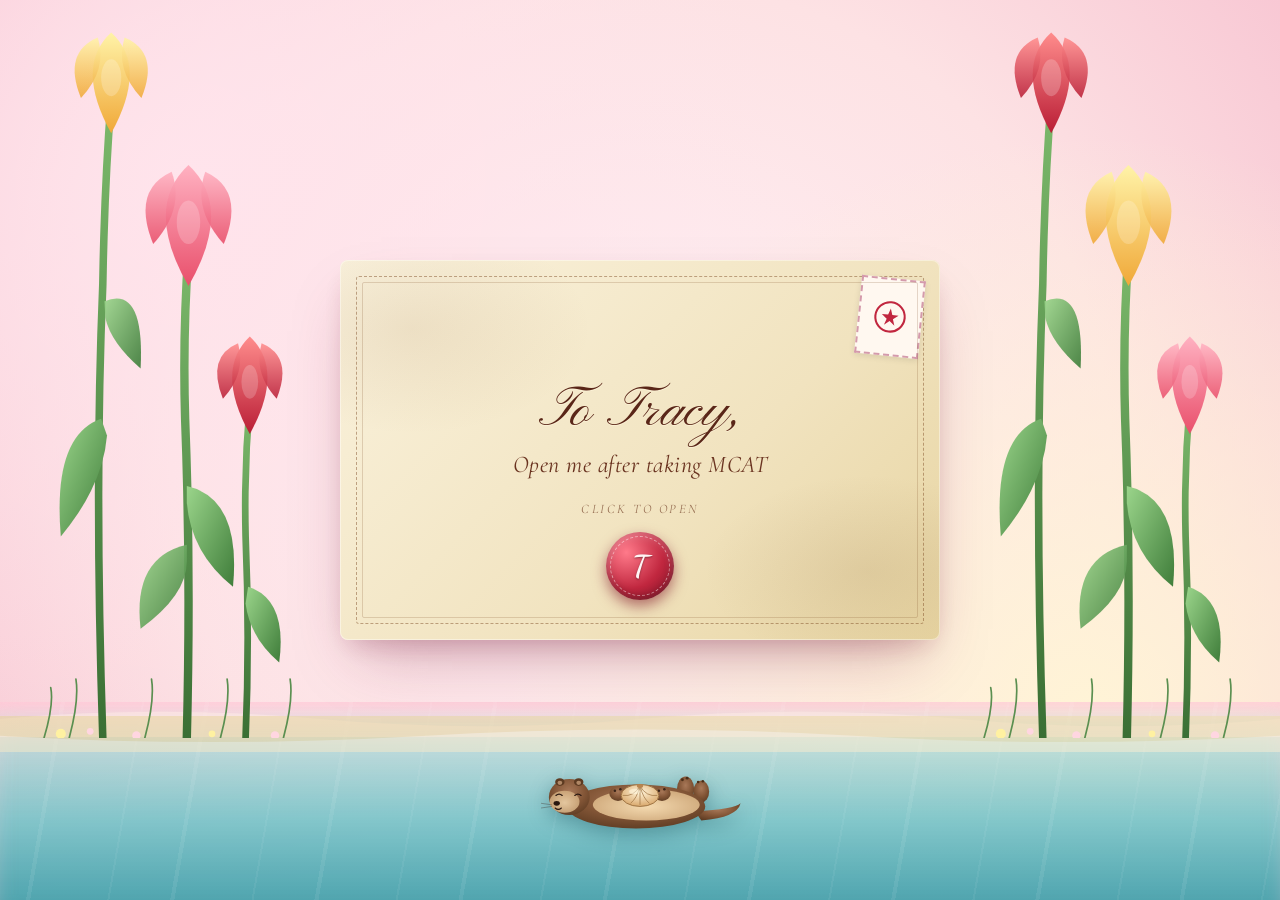
<file: index.html>
<!DOCTYPE html>
<html lang="en">
<head>
  <meta charset="UTF-8" />
  <meta name="viewport" content="width=device-width, initial-scale=1.0" />
  <title>Top Secret for Travy Gravy</title>

  <!-- Google Fonts -->
  <link rel="preconnect" href="https://fonts.googleapis.com">
  <link rel="preconnect" href="https://fonts.gstatic.com" crossorigin>
  <link href="https://fonts.googleapis.com/css2?family=Dancing+Script:wght@500;700&family=Cormorant+Garamond:ital,wght@0,400;0,500;0,600;1,400&family=Caveat:wght@400;600&family=IM+Fell+English:ital@0;1&family=Pinyon+Script&display=swap" rel="stylesheet">

  <!-- Modular stylesheets — load order matters (base defines vars used later) -->
  <link rel="stylesheet" href="styles/base.css">
  <link rel="stylesheet" href="styles/scene.css">
  <link rel="stylesheet" href="styles/envelope.css">
  <link rel="stylesheet" href="styles/letter-page.css">
  <link rel="stylesheet" href="styles/passcode.css">
</head>

<body>

<!-- ============================================================
     Ambient layer — gently drifting petals across the page
     ============================================================ -->
<div id="petals"></div>


<!-- ============================================================
     Passcode modal (shown when the envelope is clicked)
     ============================================================ -->
<div class="passcode-modal" id="passcodeModal" aria-hidden="true">
  <div class="passcode-card" id="passcodeCard">
    <div class="passcode-label">Enter passcode to unseal</div>
    <div class="passcode-boxes">
      <input class="passcode-box" maxlength="1" inputmode="numeric" pattern="[0-9]" autocomplete="off" aria-label="digit 1"/>
      <input class="passcode-box" maxlength="1" inputmode="numeric" pattern="[0-9]" autocomplete="off" aria-label="digit 2"/>
      <input class="passcode-box" maxlength="1" inputmode="numeric" pattern="[0-9]" autocomplete="off" aria-label="digit 3"/>
      <input class="passcode-box" maxlength="1" inputmode="numeric" pattern="[0-9]" autocomplete="off" aria-label="digit 4"/>
    </div>
    <div class="passcode-message" id="passcodeMessage" aria-live="polite"></div>
  </div>
</div>


<!-- ============================================================
     Pond at the bottom of the viewport — waves, shimmer,
     ripples, and the floating sea otter.
     ============================================================ -->
<div class="water" aria-hidden="true">

  <!-- Wavy surface lines, layered for depth -->
  <svg class="wave" viewBox="0 0 1200 40" preserveAspectRatio="none" xmlns="http://www.w3.org/2000/svg">
    <path d="M0 20 Q 75 4 150 20 T 300 20 T 450 20 T 600 20 T 750 20 T 900 20 T 1050 20 T 1200 20 L 1200 40 L 0 40 Z"
          fill="rgba(255, 235, 230, 0.55)"/>
  </svg>
  <svg class="wave back" viewBox="0 0 1200 40" preserveAspectRatio="none" xmlns="http://www.w3.org/2000/svg">
    <path d="M0 22 Q 100 8 200 22 T 400 22 T 600 22 T 800 22 T 1000 22 T 1200 22 L 1200 40 L 0 40 Z"
          fill="rgba(255, 255, 255, 0.45)"/>
  </svg>

  <!-- Ripples expand from beneath the otter -->
  <div class="ripples" aria-hidden="true"></div>

  <!-- Sea otter floating on its back with a scallop shell -->
  <svg class="otter" viewBox="0 0 280 130" xmlns="http://www.w3.org/2000/svg" aria-hidden="true">
    <defs>
      <radialGradient id="otterFur" cx="50%" cy="35%" r="70%">
        <stop offset="0%"   stop-color="#a87858"/>
        <stop offset="55%"  stop-color="#825536"/>
        <stop offset="100%" stop-color="#5d3b22"/>
      </radialGradient>
      <radialGradient id="otterBelly" cx="50%" cy="55%" r="60%">
        <stop offset="0%"   stop-color="#f4dab0"/>
        <stop offset="100%" stop-color="#cda678"/>
      </radialGradient>
      <radialGradient id="shellGrad" cx="50%" cy="35%" r="65%">
        <stop offset="0%"   stop-color="#fff3d8"/>
        <stop offset="100%" stop-color="#d9a86c"/>
      </radialGradient>
    </defs>

    <!-- Tail trailing right (behind body) -->
    <path d="M210 88 Q 260 86 268 78 Q 264 96 218 100 Z" fill="url(#otterFur)"/>

    <!-- Hind feet sticking up -->
    <ellipse cx="198" cy="60" rx="11" ry="16" fill="url(#otterFur)"/>
    <ellipse cx="218" cy="63" rx="10" ry="14" fill="url(#otterFur)"/>
    <circle cx="194" cy="48" r="1.8" fill="#4a2e18"/>
    <circle cx="200" cy="46" r="1.8" fill="#4a2e18"/>
    <circle cx="214" cy="51" r="1.6" fill="#4a2e18"/>
    <circle cx="220" cy="50" r="1.6" fill="#4a2e18"/>

    <!-- Body (lying on back) with cream belly -->
    <ellipse cx="135" cy="82" rx="88" ry="28" fill="url(#otterFur)"/>
    <ellipse cx="148" cy="80" rx="68" ry="20" fill="url(#otterBelly)"/>

    <!-- Head + cheek patch -->
    <ellipse cx="50" cy="70" rx="26" ry="23" fill="url(#otterFur)"/>
    <ellipse cx="44" cy="76" rx="19" ry="14" fill="url(#otterBelly)" opacity="0.85"/>

    <!-- Ears -->
    <ellipse cx="38" cy="51" rx="6" ry="5"   fill="#5d3b22"/>
    <ellipse cx="62" cy="51" rx="6" ry="5"   fill="#5d3b22"/>
    <ellipse cx="38" cy="52" rx="3" ry="2.6" fill="#b08866"/>
    <ellipse cx="62" cy="52" rx="3" ry="2.6" fill="#b08866"/>

    <!-- Peaceful closed eyes, nose, smile -->
    <path d="M33 68 q4 -3.5 8 0" stroke="#2a1810" stroke-width="1.6" fill="none" stroke-linecap="round"/>
    <path d="M57 68 q4 -3.5 8 0" stroke="#2a1810" stroke-width="1.6" fill="none" stroke-linecap="round"/>
    <ellipse cx="34" cy="78" rx="4" ry="3" fill="#2a1810"/>
    <path d="M32 84 q4 3.5 8 0" stroke="#2a1810" stroke-width="1.3" fill="none" stroke-linecap="round"/>

    <!-- Whiskers -->
    <line x1="28" y1="80" x2="14" y2="78" stroke="#3a2418" stroke-width="0.7" opacity="0.6"/>
    <line x1="28" y1="82" x2="14" y2="84" stroke="#3a2418" stroke-width="0.7" opacity="0.6"/>

    <!-- Paws holding the shell -->
    <ellipse cx="112" cy="66" rx="11" ry="9" fill="url(#otterFur)"/>
    <ellipse cx="168" cy="66" rx="11" ry="9" fill="url(#otterFur)"/>
    <circle cx="108" cy="62" r="1.6" fill="#3a2418"/>
    <circle cx="115" cy="60" r="1.6" fill="#3a2418"/>
    <circle cx="164" cy="62" r="1.6" fill="#3a2418"/>
    <circle cx="171" cy="60" r="1.6" fill="#3a2418"/>

    <!-- Scallop shell resting on the belly -->
    <g transform="translate(140 66)">
      <ellipse cx="0" cy="2" rx="24" ry="14" fill="url(#shellGrad)" stroke="#9c7242" stroke-width="1.2"/>
      <path d="M0 -10 Q -8 4 -22 2"  stroke="#9c7242" stroke-width="0.9" fill="none"/>
      <path d="M0 -10 Q -4 6 -12 12" stroke="#9c7242" stroke-width="0.9" fill="none"/>
      <path d="M0 -10 Q  0 6   0 14" stroke="#9c7242" stroke-width="0.9" fill="none"/>
      <path d="M0 -10 Q  4 6  12 12" stroke="#9c7242" stroke-width="0.9" fill="none"/>
      <path d="M0 -10 Q  8 4  22 2"  stroke="#9c7242" stroke-width="0.9" fill="none"/>
      <ellipse cx="0" cy="-10" rx="4" ry="2.5" fill="#b8854f"/>
      <ellipse cx="-7" cy="-3" rx="7" ry="3.5" fill="#fff7e0" opacity="0.55"/>
    </g>
  </svg>
</div>


<!-- ============================================================
     Main stage — tulips flanking the centered envelope.
     The .tulip-head groups inside each SVG are targeted by the
     wilt animation when the wrong passcode is entered.
     ============================================================ -->
<div class="stage">

  <!-- ---------- LEFT TULIPS (yellow, pink, red) ---------- -->
  <svg class="tulip-left" viewBox="0 0 300 900" preserveAspectRatio="xMidYMax meet" xmlns="http://www.w3.org/2000/svg" aria-hidden="true">
    <defs>
      <linearGradient id="petalPink"   x1="0" y1="0" x2="0" y2="1"><stop offset="0%" stop-color="#ffb1c1"/><stop offset="100%" stop-color="#e94f6b"/></linearGradient>
      <linearGradient id="petalRed"    x1="0" y1="0" x2="0" y2="1"><stop offset="0%" stop-color="#ff8c8c"/><stop offset="100%" stop-color="#b91d35"/></linearGradient>
      <linearGradient id="petalYellow" x1="0" y1="0" x2="0" y2="1"><stop offset="0%" stop-color="#fff3a8"/><stop offset="100%" stop-color="#f0a838"/></linearGradient>
      <linearGradient id="stemGrad"    x1="0" y1="0" x2="0" y2="1"><stop offset="0%" stop-color="#7cb96b"/><stop offset="100%" stop-color="#3a6f34"/></linearGradient>
      <linearGradient id="leafGrad"    x1="0" y1="0" x2="1" y2="1"><stop offset="0%" stop-color="#9bd58b"/><stop offset="100%" stop-color="#3f7d3a"/></linearGradient>
    </defs>

    <!-- Tall background tulip (yellow) -->
    <path d="M70 900 Q60 600 70 360 Q72 240 80 140" stroke="url(#stemGrad)" stroke-width="9" fill="none" stroke-linecap="round"/>
    <path d="M68 520 Q10 540 20 660 Q70 600 75 540 Z" fill="url(#leafGrad)"/>
    <path d="M72 380 Q120 360 115 460 Q80 430 73 400 Z" fill="url(#leafGrad)" opacity="0.92"/>
    <g transform="translate(80 120)" class="tulip-head">
      <path d="M0 60 Q-44 -20 0 -60 Q44 -20 0 60 Z"        fill="url(#petalYellow)"/>
      <path d="M-36 18 Q-58 -36 -16 -54 Q-4 -16 -36 18 Z" fill="url(#petalYellow)" opacity="0.88"/>
      <path d="M36 18 Q58 -36 16 -54 Q4 -16 36 18 Z"      fill="url(#petalYellow)" opacity="0.88"/>
      <ellipse cx="0" cy="-6" rx="12" ry="22" fill="#fff" opacity="0.22"/>
    </g>

    <!-- Mid-height tulip (pink) -->
    <path d="M170 900 Q175 700 168 520 Q165 420 172 320" stroke="url(#stemGrad)" stroke-width="10" fill="none" stroke-linecap="round"/>
    <path d="M170 600 Q235 615 225 720 Q175 680 170 620 Z" fill="url(#leafGrad)"/>
    <path d="M170 670 Q105 685 115 770 Q170 730 170 690 Z" fill="url(#leafGrad)" opacity="0.92"/>
    <g transform="translate(172 290)" class="tulip-head">
      <path d="M0 72 Q-54 -22 0 -72 Q54 -22 0 72 Z"        fill="url(#petalPink)"/>
      <path d="M-42 22 Q-68 -42 -20 -64 Q-4 -20 -42 22 Z" fill="url(#petalPink)" opacity="0.9"/>
      <path d="M42 22 Q68 -42 20 -64 Q4 -20 42 22 Z"      fill="url(#petalPink)" opacity="0.9"/>
      <ellipse cx="0" cy="-4" rx="14" ry="26" fill="#fff" opacity="0.2"/>
    </g>

    <!-- Shorter front tulip (red) -->
    <path d="M240 900 Q245 780 240 660 Q238 580 245 500" stroke="url(#stemGrad)" stroke-width="8" fill="none" stroke-linecap="round"/>
    <path d="M243 720 Q290 735 280 810 Q245 780 240 740 Z" fill="url(#leafGrad)"/>
    <g transform="translate(245 480)" class="tulip-head">
      <path d="M0 58 Q-42 -18 0 -58 Q42 -18 0 58 Z"        fill="url(#petalRed)"/>
      <path d="M-32 16 Q-52 -34 -14 -50 Q-4 -14 -32 16 Z" fill="url(#petalRed)" opacity="0.88"/>
      <path d="M32 16 Q52 -34 14 -50 Q4 -14 32 16 Z"      fill="url(#petalRed)" opacity="0.88"/>
      <ellipse cx="0" cy="-4" rx="10" ry="20" fill="#fff" opacity="0.2"/>
    </g>

    <!-- Ground sprinkles + grass blades -->
    <circle cx="20"  cy="895" r="6" fill="#fff1a1"/>
    <circle cx="55"  cy="892" r="4" fill="#ffd6e1"/>
    <circle cx="110" cy="897" r="5" fill="#ffd6e1"/>
    <circle cx="200" cy="895" r="4" fill="#fff1a1"/>
    <circle cx="275" cy="897" r="5" fill="#ffd6e1"/>
    <path d="M0 900 Q12 860 8 840"     stroke="#5a8f50" stroke-width="2" fill="none" stroke-linecap="round"/>
    <path d="M30 900 Q42 855 38 830"   stroke="#5a8f50" stroke-width="2" fill="none" stroke-linecap="round"/>
    <path d="M120 900 Q132 855 128 830" stroke="#5a8f50" stroke-width="2" fill="none" stroke-linecap="round"/>
    <path d="M210 900 Q222 855 218 830" stroke="#5a8f50" stroke-width="2" fill="none" stroke-linecap="round"/>
    <path d="M285 900 Q297 855 293 830" stroke="#5a8f50" stroke-width="2" fill="none" stroke-linecap="round"/>
  </svg>


  <!-- ---------- ENVELOPE ---------- -->
  <div class="envelope-wrap">
    <div class="envelope" id="envelope" role="button" tabindex="0" aria-label="Click to open letter">

      <!-- Front (visible at rest) -->
      <div class="face front">
        <div class="stamp" aria-hidden="true">
          <svg viewBox="0 0 40 40" xmlns="http://www.w3.org/2000/svg">
            <circle cx="20" cy="20" r="14" fill="none" stroke="#c1273f" stroke-width="2"/>
            <path d="M20 12 L22 18 L28 18 L23 22 L25 28 L20 24 L15 28 L17 22 L12 18 L18 18 Z" fill="#c1273f"/>
          </svg>
        </div>

        <div class="to">To Tracy,</div>
        <div class="open-after">Open me after taking MCAT</div>
        <div class="hint">click to open</div>

        <div class="wax-seal" aria-hidden="true">T</div>
      </div>

      <!-- Back (visible after the 3D flip) -->
      <div class="face back">
        <div class="body"></div>

        <!-- Letter card peeking out before the full view loads -->
        <div class="letter">
          <div class="heart">♡</div>
        </div>

        <div class="pocket"></div>
        <div class="flap"></div>
      </div>
    </div>
  </div>


  <!-- ---------- RIGHT TULIPS (mirrored, colors rotated: red, yellow, pink) ---------- -->
  <svg class="tulip-right" viewBox="0 0 300 900" preserveAspectRatio="xMidYMax meet" xmlns="http://www.w3.org/2000/svg" aria-hidden="true">
    <defs>
      <linearGradient id="petalPink2"   x1="0" y1="0" x2="0" y2="1"><stop offset="0%" stop-color="#ffb1c1"/><stop offset="100%" stop-color="#e94f6b"/></linearGradient>
      <linearGradient id="petalRed2"    x1="0" y1="0" x2="0" y2="1"><stop offset="0%" stop-color="#ff8c8c"/><stop offset="100%" stop-color="#b91d35"/></linearGradient>
      <linearGradient id="petalYellow2" x1="0" y1="0" x2="0" y2="1"><stop offset="0%" stop-color="#fff3a8"/><stop offset="100%" stop-color="#f0a838"/></linearGradient>
      <linearGradient id="stemGrad2"    x1="0" y1="0" x2="0" y2="1"><stop offset="0%" stop-color="#7cb96b"/><stop offset="100%" stop-color="#3a6f34"/></linearGradient>
      <linearGradient id="leafGrad2"    x1="0" y1="0" x2="1" y2="1"><stop offset="0%" stop-color="#9bd58b"/><stop offset="100%" stop-color="#3f7d3a"/></linearGradient>
    </defs>

    <!-- Tall background tulip (red) -->
    <path d="M70 900 Q60 600 70 360 Q72 240 80 140" stroke="url(#stemGrad2)" stroke-width="9" fill="none" stroke-linecap="round"/>
    <path d="M68 520 Q10 540 20 660 Q70 600 75 540 Z" fill="url(#leafGrad2)"/>
    <path d="M72 380 Q120 360 115 460 Q80 430 73 400 Z" fill="url(#leafGrad2)" opacity="0.92"/>
    <g transform="translate(80 120)" class="tulip-head">
      <path d="M0 60 Q-44 -20 0 -60 Q44 -20 0 60 Z"        fill="url(#petalRed2)"/>
      <path d="M-36 18 Q-58 -36 -16 -54 Q-4 -16 -36 18 Z" fill="url(#petalRed2)" opacity="0.88"/>
      <path d="M36 18 Q58 -36 16 -54 Q4 -16 36 18 Z"      fill="url(#petalRed2)" opacity="0.88"/>
      <ellipse cx="0" cy="-6" rx="12" ry="22" fill="#fff" opacity="0.22"/>
    </g>

    <!-- Mid-height tulip (yellow) -->
    <path d="M170 900 Q175 700 168 520 Q165 420 172 320" stroke="url(#stemGrad2)" stroke-width="10" fill="none" stroke-linecap="round"/>
    <path d="M170 600 Q235 615 225 720 Q175 680 170 620 Z" fill="url(#leafGrad2)"/>
    <path d="M170 670 Q105 685 115 770 Q170 730 170 690 Z" fill="url(#leafGrad2)" opacity="0.92"/>
    <g transform="translate(172 290)" class="tulip-head">
      <path d="M0 72 Q-54 -22 0 -72 Q54 -22 0 72 Z"        fill="url(#petalYellow2)"/>
      <path d="M-42 22 Q-68 -42 -20 -64 Q-4 -20 -42 22 Z" fill="url(#petalYellow2)" opacity="0.9"/>
      <path d="M42 22 Q68 -42 20 -64 Q4 -20 42 22 Z"      fill="url(#petalYellow2)" opacity="0.9"/>
      <ellipse cx="0" cy="-4" rx="14" ry="26" fill="#fff" opacity="0.2"/>
    </g>

    <!-- Shorter front tulip (pink) -->
    <path d="M240 900 Q245 780 240 660 Q238 580 245 500" stroke="url(#stemGrad2)" stroke-width="8" fill="none" stroke-linecap="round"/>
    <path d="M243 720 Q290 735 280 810 Q245 780 240 740 Z" fill="url(#leafGrad2)"/>
    <g transform="translate(245 480)" class="tulip-head">
      <path d="M0 58 Q-42 -18 0 -58 Q42 -18 0 58 Z"        fill="url(#petalPink2)"/>
      <path d="M-32 16 Q-52 -34 -14 -50 Q-4 -14 -32 16 Z" fill="url(#petalPink2)" opacity="0.88"/>
      <path d="M32 16 Q52 -34 14 -50 Q4 -14 32 16 Z"      fill="url(#petalPink2)" opacity="0.88"/>
      <ellipse cx="0" cy="-4" rx="10" ry="20" fill="#fff" opacity="0.2"/>
    </g>

    <!-- Ground sprinkles + grass blades -->
    <circle cx="20"  cy="895" r="6" fill="#fff1a1"/>
    <circle cx="55"  cy="892" r="4" fill="#ffd6e1"/>
    <circle cx="110" cy="897" r="5" fill="#ffd6e1"/>
    <circle cx="200" cy="895" r="4" fill="#fff1a1"/>
    <circle cx="275" cy="897" r="5" fill="#ffd6e1"/>
    <path d="M0 900 Q12 860 8 840"     stroke="#5a8f50" stroke-width="2" fill="none" stroke-linecap="round"/>
    <path d="M30 900 Q42 855 38 830"   stroke="#5a8f50" stroke-width="2" fill="none" stroke-linecap="round"/>
    <path d="M120 900 Q132 855 128 830" stroke="#5a8f50" stroke-width="2" fill="none" stroke-linecap="round"/>
    <path d="M210 900 Q222 855 218 830" stroke="#5a8f50" stroke-width="2" fill="none" stroke-linecap="round"/>
    <path d="M285 900 Q297 855 293 830" stroke="#5a8f50" stroke-width="2" fill="none" stroke-linecap="round"/>
  </svg>

</div>

<div class="letter-page" id="letterPage" aria-hidden="true">
  <button class="close-btn" id="closeBtn" aria-label="Close letter">×</button>

  <article class="paper">

    <div class="body">Tracy,

I'm so SOOOOOOOOOO incredibly proud of you. I know how tough studying 
for the MCAT was for you with everything you sacrificed this semester, and all the 
sleep you lost. I know sometimes it felt insane and not worth it, but you're done 
now. Just being able to sit through it and take the MCAT is a huge accomplishment.
I have no doubt that you crushed it, probably even scored over a 520.

You are amazing, hardworking, resillient, breathtaking, and so so so smart, you 
actually mog me. I'm so lucky to have you in my life, and to have witnessed you 
complete a huge milestone, that you're gonna look back to once you become the 
best doctor I know (and that way I won't ever need to go to a doctor again).

Now you get to go to Ireland!!!!! Eventhough I'm bummed I wont get to see you 
for almost another month, I'm so excited for you, and jelous of all the places 
you'll get to visit, all the beer you're going to drink, and 
OOOOOO MMMMMMMM GGGGGGGGGG THE FOOOD. This might be a little corny but, you know that song Hey there Delilah, well for the first time I'll actually be able to sing it and say...

“Hey there Mozzarella, what's it like in Dublin (city)? I'm a 
thousand miles away but tonight you look so pretty, yes you do...” ♡

Sorry, had to use your full government name for it to work ;) 
You've most definetly earned this trip, and I hope you have the most amazing time ever. 
I know the yap will be generational every night, and I'm so looking forward to it.
I would say I'm also looking forward to the scenery in the pictures you take but I 
feel you'd lowkey ruin it because those views would be nothing compared to you. 

Again, I'm so very proud of you! Everyone is! I can't wait to see you become an 
amazing doctor, and celebrate the amazing score you're about to get. 
I love you so much, and I can't wait to see you and give you the biggest hug!

</div>

    <div class="signature">
      <span class="yours">Love,</span>
      PBJ
    </div>

    <!-- Polaroid -->
    <figure class="polaroid">
      <div class="photo">
        <img src="wharf.jpg" alt="" onerror="this.style.display='none'; this.nextElementSibling.style.display='flex';" />
      </div>
      <figcaption class="caption">
        Wharf Pt. 2 Incoming, perhaps gelato + movie at the Wharf?
      </figcaption>
    </figure>

  </article>
</div>

<script src="scripts/ambient-petals.js"></script>
<script src="scripts/envelope.js"></script>
<script src="scripts/passcode.js"></script>

</body>
</html>
</file>
<file: styles/base.css>
/* ============================================================
   base.css — design tokens, reset, page background,
              ambient petals, and the centering stage
   ============================================================ */

:root {
  /* Paper & ink palette (vintage parchment) */
  --paper-light: #faf2dd;
  --paper-mid:   #f1e3bf;
  --paper-dark:  #e7d4a1;
  --paper-cream: #fbf6ec;

  --ink-dark:    #5a2618;
  --ink-mid:     #6a3320;
  --ink-soft:    #7a4a30;
  --ink-rust:    #7a3a22;

  --frame:       rgba(120, 70, 30, 0.45);
  --frame-soft:  rgba(120, 70, 30, 0.28);

  --error:       #c1273f;
  --success:     #4e7a3a;

  --shadow-deep: rgba(70, 40, 20, 0.55);
  --shadow-mid:  rgba(70, 40, 20, 0.35);

  /* Typography */
  --font-script: 'Pinyon Script', 'Dancing Script', cursive;
  --font-serif:  'IM Fell English', 'Cormorant Garamond', serif;
  --font-hand:   'Caveat', cursive;
  --font-body:   'Cormorant Garamond', serif;
}

* { box-sizing: border-box; margin: 0; padding: 0; }

html, body {
  width: 100%;
  min-height: 100vh;
  overflow-x: hidden;
}

body {
  font-family: var(--font-body);
  background:
    radial-gradient(circle at 15% 20%, #ffe4ec 0%, transparent 45%),
    radial-gradient(circle at 85% 80%, #fff4d6 0%, transparent 45%),
    radial-gradient(circle at 50% 50%, #fff0f5 0%, #fde2e4 60%, #f8c8d4 100%);
  background-attachment: fixed;
  display: flex;
  align-items: center;
  justify-content: center;
  padding: 40px 20px;
  position: relative;
}

/* ---------- Ambient falling petals (populated by ambient-petals.js) ---------- */
.petal {
  position: fixed;
  top: -20px;
  width: 14px;
  height: 14px;
  background: radial-gradient(circle at 30% 30%, #ffd1dc, #f48fb1);
  border-radius: 60% 40% 50% 50% / 60% 60% 40% 40%;
  opacity: 0.6;
  animation: fall linear infinite;
  pointer-events: none;
  z-index: 0;
}
@keyframes fall {
  0%   { transform: translateY(-10vh) translateX(0) rotate(0deg);   opacity: 0; }
  10%  { opacity: 0.7; }
  100% { transform: translateY(110vh) translateX(40px) rotate(360deg); opacity: 0; }
}

/* ---------- Stage — centers the envelope and tulips ---------- */
.stage {
  position: relative;
  width: 100%;
  max-width: 1100px;
  display: flex;
  align-items: center;
  justify-content: center;
  min-height: 90vh;
  z-index: 1;
}
</file>
<file: styles/scene.css>
/* ============================================================
   scene.css — the pond, sea otter, ripples, and tulips.
                Includes the wilt animation triggered on a
                wrong passcode entry.
   ============================================================ */

/* ---------- Pond (fixed strip along the bottom) ---------- */
.water {
  position: fixed;
  left: 0; right: 0; bottom: 0;
  height: 22vh;
  z-index: 1;
  pointer-events: none;
  overflow: hidden;
  background:
    /* sunset-pink reflection along the top */
    linear-gradient(180deg,
      rgba(255, 200, 215, 0.55) 0%,
      rgba(220, 215, 220, 0.55) 8%,
      rgba(170, 215, 215, 0.75) 22%,
      rgba(120, 195, 200, 0.92) 60%,
      rgba(80,  165, 175, 1)   100%);
  box-shadow: inset 0 14px 24px -10px rgba(255, 200, 215, 0.55);
}

/* Diagonal shimmer streaks moving across the water */
.water::before {
  content: "";
  position: absolute;
  inset: 0;
  background:
    repeating-linear-gradient(100deg,
      transparent 0 60px,
      rgba(255, 255, 255, 0.07) 60px 64px,
      transparent 64px 140px,
      rgba(255, 255, 255, 0.05) 140px 142px);
  mix-blend-mode: screen;
  animation: shimmer 9s linear infinite;
}
@keyframes shimmer {
  from { transform: translateX(0); }
  to   { transform: translateX(-140px); }
}

/* Two wave layers gliding past each other */
.wave {
  position: absolute;
  top: -1px;
  left: 0;
  width: 200%;
  height: 36px;
  animation: waveMove 11s linear infinite;
}
.wave.back {
  top: 14px;
  opacity: 0.55;
  animation-duration: 16s;
  animation-direction: reverse;
}
@keyframes waveMove {
  from { transform: translateX(0); }
  to   { transform: translateX(-50%); }
}

/* ---------- Sea otter floating with a shell ---------- */
.otter {
  position: absolute;
  bottom: 28%;
  left: 50%;
  width: 220px;
  height: auto;
  transform: translateX(-50%);
  animation: bob 4s ease-in-out infinite alternate;
  filter: drop-shadow(0 6px 10px rgba(0, 60, 75, 0.35));
}
@keyframes bob {
  from { transform: translate(-52%, -2px) rotate(-3deg); }
  to   { transform: translate(-48%, 6px) rotate(3deg); }
}

/* Concentric ripples expanding from beneath the otter */
.ripples {
  position: absolute;
  bottom: 18%;
  left: 50%;
  width: 260px;
  height: 36px;
  transform: translateX(-50%);
  pointer-events: none;
}
.ripples::before, .ripples::after {
  content: "";
  position: absolute;
  left: 50%; top: 50%;
  width: 100%; height: 100%;
  border: 1.5px solid rgba(255, 255, 255, 0.55);
  border-radius: 50%;
  transform: translate(-50%, -50%) scale(0.4);
  opacity: 0;
  animation: ripple 4.5s ease-out infinite;
}
.ripples::after { animation-delay: 2.2s; }
@keyframes ripple {
  0%   { transform: translate(-50%, -50%) scale(0.3); opacity: 0; }
  20%  { opacity: 0.7; }
  100% { transform: translate(-50%, -50%) scale(1.4); opacity: 0; }
}

/* ---------- Tulips standing on the shore ---------- */
.tulip-left, .tulip-right {
  position: fixed;
  bottom: 18vh;          /* sit on the shore, just above the water */
  width: 340px;
  height: 84vh;
  z-index: 2;
  pointer-events: none;
  transform-origin: 50% 100%;
  animation: sway 6s ease-in-out infinite alternate;
}
.tulip-left  { left: 0; }
.tulip-right {
  right: 0;
  transform-origin: 50% 100%;
  animation-name: sway-right;
  animation-delay: -3s;
}
@keyframes sway {
  from { transform: rotate(-1.5deg); }
  to   { transform: rotate(1.5deg); }
}
@keyframes sway-right {
  from { transform: scaleX(-1) rotate(-1.5deg); }
  to   { transform: scaleX(-1) rotate(1.5deg); }
}

/* ---------- Wilt — tulip heads droop and fall when wrong code ---------- */
.tulip-head {
  transition: rotate .5s ease, translate .5s ease, opacity .5s ease;
}
body.wilt .tulip-head {
  animation: wilt 1.5s ease-in forwards;
}
@keyframes wilt {
  0%   { translate: 0 0;     rotate: 0deg;   opacity: 1; }
  30%  { translate: 0 6px;   rotate: 55deg;  opacity: 1; }
  100% { translate: 0 110px; rotate: 140deg; opacity: 0; }
}

/* ---------- Responsive ---------- */
@media (max-width: 980px) {
  .tulip-left, .tulip-right { width: 220px; }
}
@media (max-width: 720px) {
  .tulip-left, .tulip-right { width: 140px; opacity: 0.85; }
  .otter { width: 160px; }
}
</file>
<file: styles/envelope.css>
/* ============================================================
   envelope.css — the centerpiece: front face, back, flap,
                  wax seal, stamp, and the peeking letter card.
   ============================================================ */

.envelope-wrap {
  perspective: 1600px;
  margin: 0 30px;
  position: relative;
}

.envelope {
  position: relative;
  width: 600px;
  height: 380px;
  transform-style: preserve-3d;
  transition: transform 1.1s cubic-bezier(.68, -0.2, .27, 1.2);
  cursor: pointer;
}
.envelope.flipped { transform: rotateY(180deg); }

.face {
  position: absolute;
  inset: 0;
  border-radius: 8px;
  backface-visibility: hidden;
  -webkit-backface-visibility: hidden;
  box-shadow:
    0 30px 60px -20px rgba(120, 30, 60, 0.35),
    0 12px 25px -10px rgba(120, 30, 60, 0.25),
    inset 0 0 0 1px rgba(255, 255, 255, 0.4);
}

/* ---------- Front face — the visible side at rest ---------- */
.front {
  background:
    radial-gradient(ellipse at 12% 18%, rgba(140, 90, 40, 0.10) 0%, transparent 24%),
    radial-gradient(ellipse at 88% 82%, rgba(110, 70, 30, 0.10) 0%, transparent 22%),
    linear-gradient(135deg, var(--paper-light) 0%, var(--paper-mid) 60%, var(--paper-dark) 100%);
  display: flex;
  flex-direction: column;
  align-items: center;
  justify-content: center;
  overflow: hidden;
  transition: transform .35s ease, box-shadow .35s ease;
}
.envelope:not(.flipped):hover .front {
  transform: translateY(-6px);
  box-shadow:
    0 40px 70px -20px var(--shadow-deep),
    0 18px 30px -10px rgba(70, 40, 20, 0.4),
    0 0 0 2px rgba(220, 190, 130, 0.7);
}

/* Dashed outer border + thin inner border */
.front::before {
  content: "";
  position: absolute;
  inset: 16px;
  border: 1px dashed var(--frame);
  border-radius: 3px;
  pointer-events: none;
}
.front::after {
  content: "";
  position: absolute;
  inset: 22px;
  border: 1px solid rgba(120, 70, 30, 0.2);
  border-radius: 2px;
  pointer-events: none;
}

.front .to {
  font-family: var(--font-script);
  font-size: 56px;
  color: var(--ink-dark);
  margin-bottom: 10px;
  text-shadow: 0 1px 0 rgba(255, 245, 220, 0.7);
  line-height: 1;
}
.front .open-after {
  font-family: var(--font-serif);
  font-style: italic;
  font-size: 24px;
  color: var(--ink-mid);
  letter-spacing: 0.5px;
}
.front .hint {
  margin-top: 22px;
  font-family: var(--font-serif);
  font-style: italic;
  font-size: 13px;
  color: var(--ink-soft);
  opacity: 0.75;
  letter-spacing: 2.5px;
  text-transform: uppercase;
}

/* ---------- Wax seal ---------- */
.wax-seal {
  position: absolute;
  bottom: 40px;
  left: 50%;
  transform: translateX(-50%);
  width: 68px;
  height: 68px;
  border-radius: 50%;
  background: radial-gradient(circle at 30% 30%, #ff7a8a 0%, #c1273f 55%, #7d1024 100%);
  box-shadow:
    0 6px 14px rgba(125, 16, 36, 0.55),
    inset 0 -4px 8px rgba(0, 0, 0, 0.25),
    inset 0  4px 8px rgba(255, 255, 255, 0.25);
  display: flex;
  align-items: center;
  justify-content: center;
  font-family: 'Dancing Script', cursive;
  color: #fff5f5;
  font-size: 30px;
  font-weight: 700;
  text-shadow: 0 1px 2px rgba(0, 0, 0, 0.4);
}
.wax-seal::before {
  content: "";
  position: absolute;
  inset: 4px;
  border-radius: 50%;
  border: 1px dashed rgba(255, 245, 245, 0.5);
}

/* ---------- Corner stamp ---------- */
.stamp {
  position: absolute;
  top: 18px;
  right: 18px;
  width: 64px;
  height: 78px;
  background: #fff8f0;
  border: 2px dashed #d49aab;
  display: flex;
  align-items: center;
  justify-content: center;
  transform: rotate(6deg);
  box-shadow: 0 2px 6px rgba(0, 0, 0, 0.1);
}
.stamp svg { width: 70%; height: 70%; }

/* ---------- Back face — visible after the 3D flip ---------- */
.back {
  background: linear-gradient(135deg, #f5e6c2 0%, #e6d29a 100%);
  transform: rotateY(180deg);
  overflow: visible;
}
.back .body {
  position: absolute;
  inset: 0;
  background: linear-gradient(135deg, #efdca8 0%, #d9bf80 100%);
  border-radius: 8px;
  z-index: 1;
}
/* Subtle side folds */
.back .body::before,
.back .body::after {
  content: "";
  position: absolute;
  top: 0; bottom: 0;
  width: 50%;
  background: linear-gradient(135deg, transparent 50%, rgba(0, 0, 0, 0.05) 50%);
}
.back .body::before { left: 0;  border-right: 1px solid rgba(255, 255, 255, 0.4); }
.back .body::after  { right: 0; transform: scaleX(-1); border-right: 1px solid rgba(255, 255, 255, 0.4); }

/* Triangular flap that rotates open */
.flap {
  position: absolute;
  top: 0; left: 0;
  width: 100%;
  height: 70%;
  background: linear-gradient(180deg, #ecd9a4 0%, #d4b677 100%);
  clip-path: polygon(0 0, 100% 0, 50% 100%);
  transform-origin: top center;
  transition: transform 1s cubic-bezier(.68, -0.05, .27, 1.1);
  z-index: 5;
  box-shadow: 0 4px 10px rgba(60, 40, 20, 0.18);
}
.envelope.open .flap { transform: rotateX(180deg); }

/* Front pocket lip — sits in front of the letter card */
.pocket {
  position: absolute;
  bottom: 0; left: 0;
  width: 100%;
  height: 55%;
  background: linear-gradient(180deg, #d4b677 0%, #b8985a 100%);
  clip-path: polygon(0 30%, 100% 30%, 100% 100%, 0 100%);
  z-index: 7;
  border-radius: 0 0 8px 8px;
  box-shadow: inset 0 4px 8px rgba(60, 40, 20, 0.2);
}

/* The small letter card that peeks out before the full reveal */
.letter {
  position: absolute;
  top: 12%;
  left: 8%;
  width: 84%;
  height: 76%;
  background:
    repeating-linear-gradient(to bottom,
      transparent 0px,
      transparent 26px,
      rgba(180, 120, 140, 0.18) 27px),
    linear-gradient(180deg, #fffdf6 0%, #fbf3e1 100%);
  border-radius: 4px;
  box-shadow: 0 6px 18px rgba(0, 0, 0, 0.18);
  z-index: 6;
  transform: translateY(0) scale(0.96);
  opacity: 0;
  transition: opacity .4s ease;
  overflow: hidden;
  padding: 18px;
}
.letter::before {
  content: "";
  position: absolute;
  left: 26px; top: 0; bottom: 0;
  width: 1px;
  background: rgba(200, 80, 110, 0.35);
}
.letter .heart {
  font-family: 'Dancing Script', cursive;
  font-size: 28px;
  color: #8a2a44;
  text-align: center;
  margin-top: 8px;
}
.envelope.open .letter { opacity: 1; }

/* ---------- Responsive ---------- */
@media (max-width: 980px) {
  .envelope { width: 460px; height: 300px; }
  .front .to { font-size: 44px; }
  .front .open-after { font-size: 20px; }
}
@media (max-width: 720px) {
  .envelope { width: 340px; height: 230px; }
  .front .to { font-size: 30px; }
  .front .open-after { font-size: 18px; }
  .wax-seal { width: 54px; height: 54px; font-size: 22px; bottom: 24px; }
  .stamp { width: 50px; height: 60px; }
}
</file>
<file: styles/letter-page.css>
/* ============================================================
   letter-page.css — the full-screen letter view shown after
                     the envelope finishes opening.
                     Includes the aged paper, polaroid, and
                     close button.
   ============================================================ */

.letter-page {
  position: fixed;
  inset: 0;
  display: flex;
  align-items: safe center;
  justify-content: safe center;
  padding: 60px 20px;
  background: rgba(255, 240, 245, 0.55);
  backdrop-filter: blur(6px);
  -webkit-backdrop-filter: blur(6px);
  opacity: 0;
  pointer-events: none;
  transition: opacity .6s ease;
  z-index: 50;
  overflow-y: auto;
}
.letter-page.visible {
  opacity: 1;
  pointer-events: auto;
}

/* ---------- Aged parchment paper ---------- */
.paper {
  position: relative;
  margin: auto;
  width: min(780px, 94vw);
  background:
    /* aging blotches in the corners */
    radial-gradient(ellipse at 10% 12%, rgba(140, 90, 40, 0.10) 0%, transparent 22%),
    radial-gradient(ellipse at 88% 18%, rgba(140, 90, 40, 0.08) 0%, transparent 18%),
    radial-gradient(ellipse at 20% 88%, rgba(110, 70, 30, 0.10) 0%, transparent 24%),
    radial-gradient(ellipse at 92% 78%, rgba(110, 70, 30, 0.09) 0%, transparent 22%),
    /* fibrous fleck */
    radial-gradient(circle at 12% 30%, rgba(120, 80, 40, 0.06) 0.5px, transparent 1px),
    /* base parchment tone */
    linear-gradient(180deg, #f5e6c4 0%, #ecd8a9 50%, #e6cf9a 100%);
  padding: 72px 64px 80px;
  border-radius: 4px;
  box-shadow:
    0 40px 80px -30px var(--shadow-deep),
    0 15px 30px -10px var(--shadow-mid),
    inset 0 0 60px rgba(120, 70, 30, 0.18),
    inset 0 0 0 1px rgba(140, 90, 40, 0.25);
  transform: translateY(40px) scale(0.95);
  transition: transform .8s cubic-bezier(.2, .8, .2, 1) .2s;
  overflow: hidden;
  /* Uneven deckled edge — gives the paper torn/handmade feel */
  clip-path: polygon(
    0% 1.2%, 2% 0%, 8% 0.6%, 16% 0.2%, 24% 0.8%, 34% 0%, 44% 0.6%,
    54% 0.1%, 64% 0.7%, 74% 0.2%, 84% 0.8%, 92% 0.3%, 98% 0.9%, 100% 0%,
    99.4% 8%, 100% 18%, 99.2% 28%, 99.8% 40%, 99.3% 52%, 99.9% 64%,
    99.2% 76%, 99.8% 86%, 99.4% 94%, 100% 100%,
    94% 99.4%, 86% 99.9%, 76% 99.3%, 66% 99.8%, 56% 99.2%, 46% 99.9%,
    36% 99.3%, 26% 99.8%, 16% 99.2%, 8% 99.9%, 2% 99.4%, 0% 100%,
    0.6% 92%, 0.2% 82%, 0.8% 70%, 0.1% 58%, 0.7% 46%, 0.2% 34%,
    0.8% 22%, 0.3% 12%
  );
}
.letter-page.visible .paper { transform: translateY(0) scale(1); }

/* Inner decorative double frame */
.paper::before {
  content: "";
  position: absolute;
  inset: 26px;
  border: 1px solid var(--frame);
  border-radius: 2px;
  pointer-events: none;
}
.paper::after {
  content: "";
  position: absolute;
  inset: 32px;
  border: 1px solid var(--frame-soft);
  border-radius: 2px;
  pointer-events: none;
}

.paper .body {
  font-family: var(--font-serif);
  font-size: 19px;
  line-height: 1.95;
  color: #3a2418;
  white-space: pre-wrap;
  text-align: left;
}

/* ---------- Signature ---------- */
.signature {
  margin-top: 36px;
  font-family: var(--font-script);
  font-size: 38px;
  color: var(--ink-dark);
  text-align: right;
  line-height: 1.2;
}
.signature .yours {
  display: block;
  font-family: var(--font-serif);
  font-style: italic;
  font-size: 18px;
  color: #5a3320;
  margin-bottom: 4px;
  text-align: right;
}

/* ---------- Polaroid ---------- */
.polaroid {
  display: block;
  width: 240px;
  margin: 36px auto 12px;
  background: var(--paper-cream);
  padding: 14px 14px 0;
  box-shadow:
    0 12px 25px -8px rgba(60, 30, 10, 0.35),
    0 4px 10px rgba(60, 30, 10, 0.2);
  transform: rotate(-3deg);
  transition: transform .4s ease;
  border: 1px solid rgba(120, 80, 40, 0.15);
}
.polaroid:hover { transform: rotate(-1deg) scale(1.02); }

.polaroid .photo {
  width: 100%;
  height: 240px;
  background: linear-gradient(135deg, #ffe1ea 0%, #ffd0c2 100%);
  display: flex;
  align-items: center;
  justify-content: center;
  overflow: hidden;
}
.polaroid .photo img {
  width: 100%;
  height: 100%;
  object-fit: cover;
  display: block;
}
.polaroid .photo .placeholder {
  font-family: var(--font-hand);
  color: #b67a8a;
  font-size: 18px;
  text-align: center;
  padding: 12px;
}
.polaroid .caption {
  font-family: var(--font-hand);
  font-size: 22px;
  color: #5e3742;
  text-align: center;
  padding: 14px 6px 18px;
}

/* ---------- Close button (top-right, dismisses the letter view) ---------- */
.close-btn {
  position: fixed;
  top: 22px;
  right: 22px;
  background: rgba(255, 255, 255, 0.85);
  border: 1px solid rgba(180, 60, 90, 0.3);
  color: #8a2a44;
  width: 42px;
  height: 42px;
  border-radius: 50%;
  cursor: pointer;
  font-size: 22px;
  font-family: var(--font-body);
  line-height: 1;
  display: flex;
  align-items: center;
  justify-content: center;
  box-shadow: 0 6px 16px rgba(0, 0, 0, 0.15);
  transition: transform .2s ease, background .2s ease;
  z-index: 60;
}
.close-btn:hover { transform: rotate(90deg); background: #fff; }

/* ---------- Responsive ---------- */
@media (max-width: 720px) {
  .paper { padding: 40px 28px 50px; }
  .paper .body { font-size: 17px; }
  .signature { font-size: 30px; }
}
</file>
<file: styles/passcode.css>
/* ============================================================
   passcode.css — the modal that gates the envelope,
                  styled to match the aged-paper aesthetic.
                  Also the colorful petals that rain down on a
                  wrong entry.
   ============================================================ */

.passcode-modal {
  position: fixed;
  inset: 0;
  display: flex;
  align-items: center;
  justify-content: center;
  z-index: 70;
  opacity: 0;
  pointer-events: none;
  transition: opacity .4s ease;
  background: rgba(40, 20, 30, 0.25);
  backdrop-filter: blur(4px);
  -webkit-backdrop-filter: blur(4px);
}
.passcode-modal.visible {
  opacity: 1;
  pointer-events: auto;
}

.passcode-card {
  position: relative;
  background:
    radial-gradient(ellipse at 12% 18%, rgba(140, 90, 40, 0.10) 0%, transparent 24%),
    radial-gradient(ellipse at 88% 82%, rgba(110, 70, 30, 0.10) 0%, transparent 22%),
    linear-gradient(180deg, var(--paper-light) 0%, var(--paper-mid) 100%);
  padding: 36px 44px 32px;
  border-radius: 4px;
  box-shadow:
    0 30px 60px -20px var(--shadow-deep),
    0 12px 25px -10px var(--shadow-mid),
    inset 0 0 0 1px rgba(140, 90, 40, 0.3);
  transform: translateY(20px) scale(0.96);
  transition: transform .5s cubic-bezier(.2, .8, .2, 1);
  max-width: 92vw;
}
.passcode-modal.visible .passcode-card {
  transform: translateY(0) scale(1);
}

.passcode-card::before {
  content: "";
  position: absolute;
  inset: 10px;
  border: 1px dashed var(--frame);
  border-radius: 3px;
  pointer-events: none;
}

.passcode-label {
  font-family: var(--font-serif);
  font-style: italic;
  font-size: 22px;
  color: var(--ink-dark);
  text-align: center;
  margin-bottom: 22px;
  letter-spacing: 0.5px;
}

.passcode-boxes {
  display: flex;
  gap: 12px;
  justify-content: center;
}

.passcode-box {
  width: 56px;
  height: 74px;
  text-align: center;
  font-family: var(--font-script);
  font-size: 46px;
  background: rgba(255, 250, 235, 0.7);
  border: 1px solid var(--frame);
  border-radius: 4px;
  color: var(--ink-dark);
  outline: none;
  box-shadow: inset 0 2px 6px rgba(120, 70, 30, 0.12);
  transition: border-color .2s ease, box-shadow .2s ease, transform .2s ease;
  caret-color: #8a3a22;
}
.passcode-box:focus {
  border-color: var(--error);
  box-shadow:
    0 0 0 3px rgba(193, 39, 63, 0.18),
    inset 0 2px 6px rgba(120, 70, 30, 0.12);
  transform: translateY(-1px);
}

.passcode-card.error .passcode-box {
  border-color: var(--error);
  animation: shake .45s ease;
}
@keyframes shake {
  0%, 100% { transform: translateX(0); }
  20% { transform: translateX(-8px); }
  40% { transform: translateX(8px); }
  60% { transform: translateX(-6px); }
  80% { transform: translateX(6px); }
}

.passcode-message {
  text-align: center;
  margin-top: 18px;
  font-family: var(--font-serif);
  font-style: italic;
  font-size: 18px;
  min-height: 24px;
  letter-spacing: 1px;
  color: var(--error);
  opacity: 0;
  transition: opacity .25s ease;
}
.passcode-message.show    { opacity: 1; }
.passcode-message.success { color: var(--success); }

/* ---------- Falling petals shown on wrong code ---------- */
.falling-petal {
  position: fixed;
  top: 30%;
  width: 18px;
  height: 18px;
  border-radius: 60% 40% 70% 30% / 60% 60% 40% 40%;
  z-index: 3;
  pointer-events: none;
  opacity: 0;
  animation: petalFall 2s ease-in forwards;
}
@keyframes petalFall {
  0%   { opacity: 0;    transform: translate(0, -20px) rotate(0deg); }
  15%  { opacity: 0.95; }
  100% { opacity: 0;    transform: translate(var(--dx, 60px), 70vh) rotate(540deg); }
}
</file>
